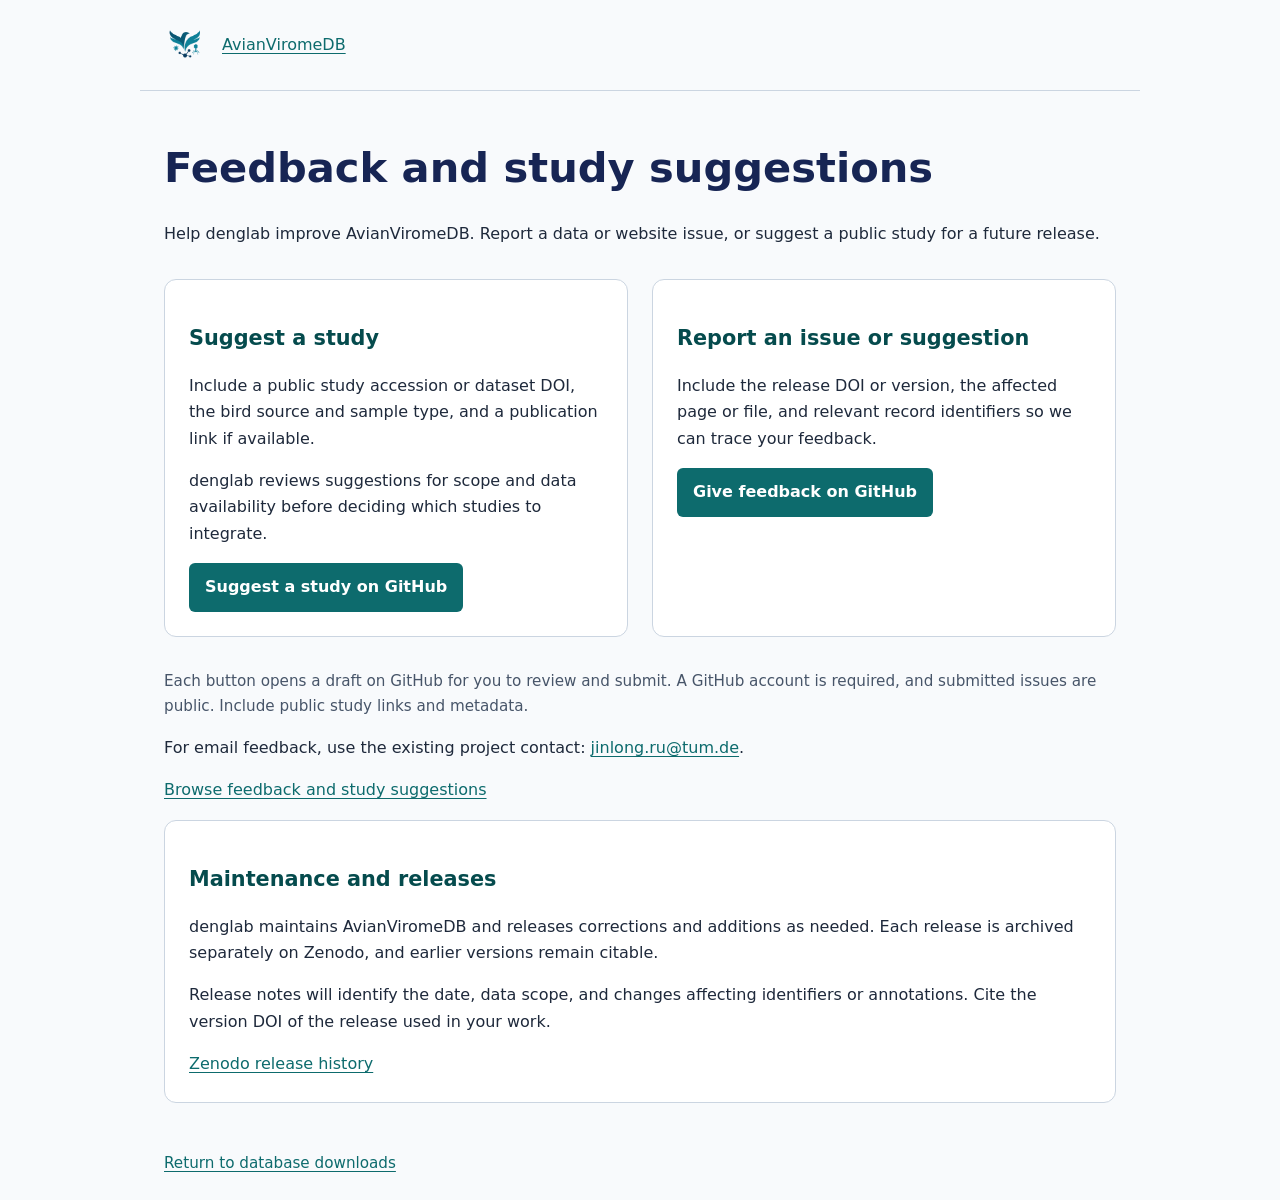
<file: www/feedback.html>
<!DOCTYPE html>
<html lang="en">
<head>
    <meta charset="UTF-8">
    <meta name="viewport" content="width=device-width, initial-scale=1.0">
    <title>Feedback and study suggestions | AvianViromeDB</title>
    <link rel="icon" href="favicon.ico">
    <style>
        :root { font-family: Inter, system-ui, sans-serif; color: #1e293b; background: #f8fafc; line-height: 1.65; }
        * { box-sizing: border-box; }
        body { margin: 0; }
        header, main, footer { max-width: 1000px; margin: auto; padding: 1.5rem; }
        header { display: flex; align-items: center; gap: 1rem; border-bottom: 1px solid #cbd5e1; }
        header img { width: 42px; height: 42px; object-fit: contain; }
        a { color: #0d6b6d; text-underline-offset: 3px; }
        a:focus-visible { outline: 3px solid #0891b2; outline-offset: 4px; }
        h1 { font-size: clamp(1.8rem, 5vw, 2.6rem); line-height: 1.2; color: #172554; }
        h2 { color: #054b4d; font-size: 1.3rem; }
        .cards { display: grid; grid-template-columns: repeat(2, minmax(0, 1fr)); gap: 1.5rem; margin: 2rem 0; }
        section { background: white; border: 1px solid #cbd5e1; border-radius: 12px; padding: 1.5rem; }
        .button { display: inline-block; background: #0d6b6d; color: white; padding: .7rem 1rem; border-radius: 6px; font-weight: 600; text-decoration: none; }
        .button:hover { background: #054b4d; }
        .note { font-size: .95rem; color: #475569; }
        footer { font-size: .95rem; }
        @media (max-width: 640px) { .cards { grid-template-columns: 1fr; } }
    </style>
</head>
<body>
    <header>
        <img src="logo.png" alt="">
        <a href="index.html">AvianViromeDB</a>
    </header>
    <main>
        <h1>Feedback and study suggestions</h1>
        <p>Help denglab improve AvianViromeDB. Report a data or website issue, or suggest a public study for a future release.</p>
        <div class="cards">
            <section aria-labelledby="study-heading">
                <h2 id="study-heading">Suggest a study</h2>
                <p>Include a public study accession or dataset DOI, the bird source and sample type, and a publication link if available.</p>
                <p>denglab reviews suggestions for scope and data availability before deciding which studies to integrate.</p>
                <a class="button" href="https://github.com/PhageByte/AvianViromeDB/issues/new?title=Study+suggestion%3A+&amp;body=Study+title%3A%0APublic+BioProject+%2F+SRA+%2F+ENA+accession+or+dataset+DOI%3A%0APublication+DOI+or+URL+%28if+available%29%3A%0ABird+source+and+sample+type%3A%0AAvailable+metadata+and+reuse+terms%3A%0AReason+for+suggesting+this+study%3A%0A">Suggest a study on GitHub</a>
            </section>
            <section aria-labelledby="feedback-heading">
                <h2 id="feedback-heading">Report an issue or suggestion</h2>
                <p>Include the release DOI or version, the affected page or file, and relevant record identifiers so we can trace your feedback.</p>
                <a class="button" href="https://github.com/PhageByte/AvianViromeDB/issues/new?title=Feedback%3A+&amp;body=Release+DOI+%2F+version+%28if+relevant%29%3A%0APage%2C+file%2C+or+record+identifier%3A%0AIssue+or+suggestion%3A%0AExpected+behavior+and+steps+to+reproduce+%28if+relevant%29%3A%0A">Give feedback on GitHub</a>
            </section>
        </div>
        <p class="note">Each button opens a draft on GitHub for you to review and submit. A GitHub account is required, and submitted issues are public. Include public study links and metadata.</p>
        <p>For email feedback, use the existing project contact: <a href="mailto:jinlong.ru@tum.de?subject=AvianViromeDB%20feedback">jinlong.ru@tum.de</a>.</p>
        <p><a href="https://github.com/PhageByte/AvianViromeDB/issues">Browse feedback and study suggestions</a></p>
        <section aria-labelledby="maintenance-heading">
            <h2 id="maintenance-heading">Maintenance and releases</h2>
            <p>denglab maintains AvianViromeDB and releases corrections and additions as needed. Each release is archived separately on Zenodo, and earlier versions remain citable.</p>
            <p>Release notes will identify the date, data scope, and changes affecting identifiers or annotations. Cite the version DOI of the release used in your work.</p>
            <a href="https://doi.org/10.5281/zenodo.15660655">Zenodo release history</a>
        </section>
    </main>
    <footer><a href="index.html#download">Return to database downloads</a></footer>
</body>
</html>
</file>
